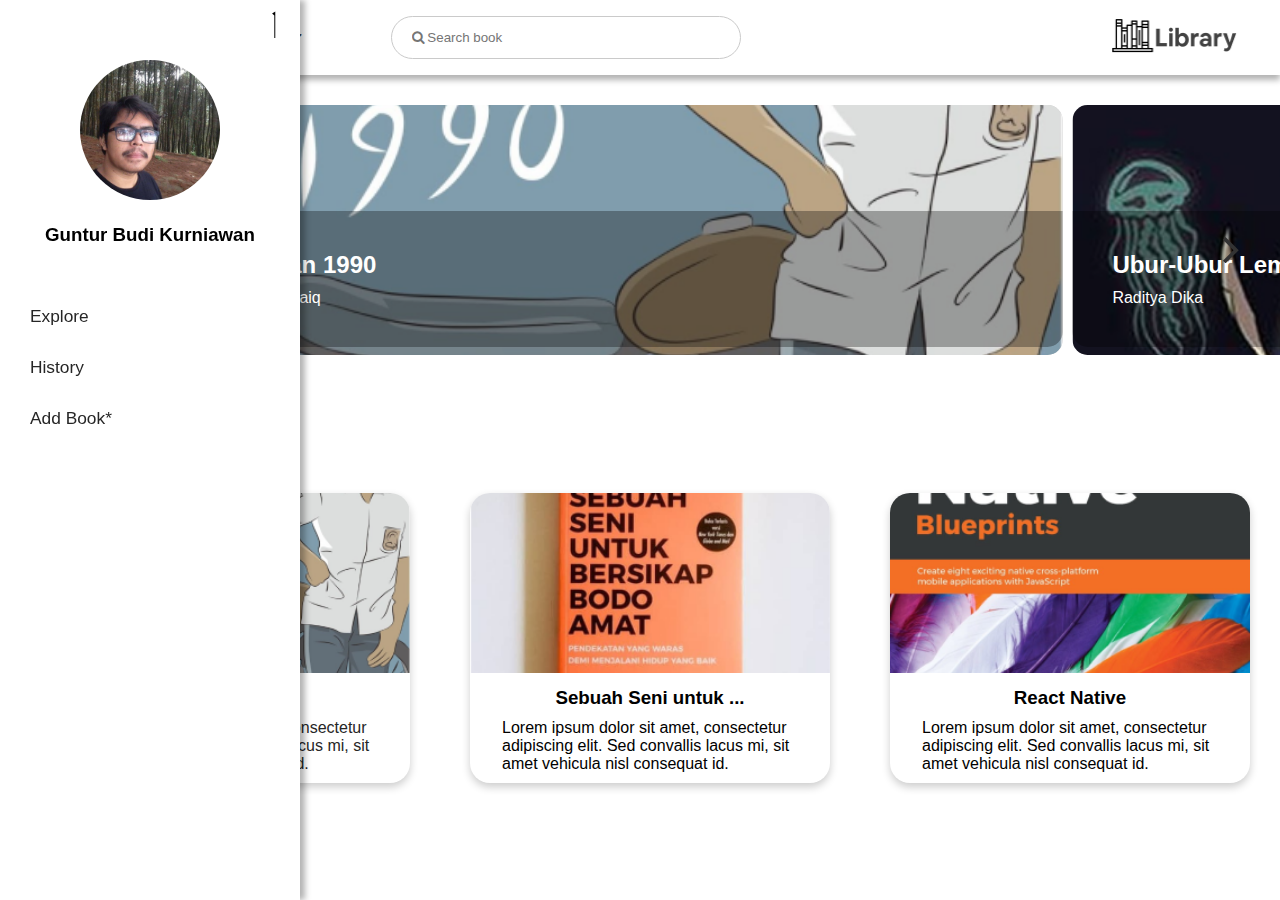
<file: index.html>
<!DOCTYPE html>
<html lang="en">
  <head>
    <meta charset="UTF-8" />
    <meta name="viewport" content="width=device-width, initial-scale=1.0" />
    <link rel="shortcut icon" href="./img/bookshelf.png" type="image/x-icon" />
    <!-- CSS -->
    <link rel="stylesheet" href="./css/index.css" />
    <link
      rel="stylesheet"
      href="https://cdnjs.cloudflare.com/ajax/libs/font-awesome/5.12.1/css/all.min.css"
      integrity="sha256-mmgLkCYLUQbXn0B1SRqzHar6dCnv9oZFPEC1g1cwlkk="
      crossorigin="anonymous"
    />
    <link
      href="https://cdnjs.cloudflare.com/ajax/libs/font-awesome/4.7.0/css/font-awesome.min.css"
      rel="stylesheet"
    />

    <title>Libraries</title>
  </head>

  <body>
    <!-- Aside Nav -->

    <aside id="mySidebar" class="aside-nav-container">
      <div class="menu-btn">
        <i onclick="return closeNav()" class="fas fa-times"></i>
      </div>
      <div class="profile-container">
        <img src="./img/gunturfb.jpg" width="100%" alt="profil.jpg" />
        <h3>Guntur Budi Kurniawan</h3>
      </div>
      <nav class="aside-nav">
        <ul>
          <li><a href="#">Explore</a></li>
          <li><a href="#">History</a></li>
          <li><a href="#" id="modalBtn" class="button">Add Book*</a></li>
        </ul>
      </nav>
    </aside>
    <div id="simpleModal" class="modal">
      <div class="modal-content">
        <span class="closeBtn">&times; </span>
        <h2>Add Data</h2>
        <div class="wrapper">
          <div class="content1">
            <h3>Url Images :</h3>
            <h3>Title :</h3>
            <h3>Description :</h3>
          </div>
          <div class="content2">
            <input type="text" placeholder="Url Images..." />
            <input type="text" placeholder="Title..." />
            <textarea
              name=""
              placeholder="Description..."
              id=""
              cols="30"
              rows="10"
            ></textarea>
          </div>
        </div>
        <button>Save</button>
      </div>
    </div>
    <!-- main container -->
    <div class="grid-container" id="main">
      <!-- Top Nav -->
      <div class="top-nav-container">
        <nav class="top-nav">
          <ul>
            <li id="openSidebar">
              <div class="topnav-btn">
                <i onclick="return openNav()" class="fas fa-bars"></i>
              </div>
            </li>
            <li>All Categories <i class="fa fa-caret-down"></i></li>
            <li>All Time <i class="fa fa-caret-down"></i></li>
            <li>
              <input
                style="font-family:Arial, FontAwesome"
                type="text"
                placeholder="&#xf002; Search book"
              />
            </li>
          </ul>

          <a href="#"
            ><img class=" logo" src="./img/logo.png" alt="logo.png"
          /></a>
        </nav>
      </div>

      <!-- Carousel Section -->

      <section class="carousel-container">
        <div
          class="card-carousel-wrapper js-flickity"
          data-flickity-options='{ "freeScroll": true, "wrapAround": true }'
        >
          <div class="carousel-card">
            <a href="detail-dilan.html" class="carousel-image-card">
              <img
                src="./img/carousel1.png"
                href="detail-dilan.html"
                alt="carousel img"
              />
            </a>
            <div class="carousel-text">
              <h2>Dilan 1990</h2>
              <p>Pidi Baiq</p>
            </div>
          </div>

          <div class="carousel-card">
            <a class="carousel-image-card">
              <img src="./img/carousel2.png" alt="carousel img" />
            </a>
            <div class="carousel-text">
              <h2>Ubur-Ubur Lembur</h2>
              <p>Raditya Dika</p>
            </div>
          </div>

          <div class="carousel-card">
            <a class="carousel-image-card">
              <img src="./img/carousel3.png" alt="carousel img" />
            </a>
            <div class="carousel-text">
              <h2>Laskar Pelangi</h2>
              <p>Andrea hirata</p>
            </div>
          </div>
        </div>
      </section>

      <!-- Book Lists -->
      <div class="content-title">
        <h2>Book Lists</h2>
      </div>

      <!-- Content Section -->
      <section class="content-container">
        <a href="detail-dilan.html" class="card-container">
          <img src="./img/buku1.png" alt="book-cover" />
          <div class="card-text-container">
            <h3>Dilan 1990</h3>
            <p>
              Lorem ipsum dolor sit amet, consectetur adipiscing elit. Sed
              convallis lacus mi, sit amet vehicula nisl consequat id.
            </p>
          </div>
        </a>
        <div class="card-container">
          <img src="./img/buku2.png" alt="book-cover" />
          <div class="card-text-container">
            <h3>Sebuah Seni untuk ...</h3>
            <p>
              Lorem ipsum dolor sit amet, consectetur adipiscing elit. Sed
              convallis lacus mi, sit amet vehicula nisl consequat id.
            </p>
          </div>
        </div>
        <div class="card-container">
          <img src="./img/buku3.png" alt="book-cover" />
          <div class="card-text-container">
            <h3>React Native</h3>
            <p>
              Lorem ipsum dolor sit amet, consectetur adipiscing elit. Sed
              convallis lacus mi, sit amet vehicula nisl consequat id.
            </p>
          </div>
        </div>
      </section>
    </div>

    <!-- script -->
    <script>
      //get modal element
      let modal = document.getElementById("simpleModal"); // content

      //get open modal button
      let modalBtn = document.getElementById("modalBtn"); // href

      // get close button
      let closeBtn = document.getElementsByClassName("closeBtn")[0];

      //listen for open click
      modalBtn.addEventListener("click", openModal);

      //listen for close click
      closeBtn.addEventListener("click", closeModal);

      //function to open modal
      function openModal() {
        modal.style.display = "block";
      }

      //function to close modal
      function closeModal() {
        modal.style.display = "none";
      }
    </script>
    <script src="./js/carousel.js"></script>
  </body>
</html>
</file>
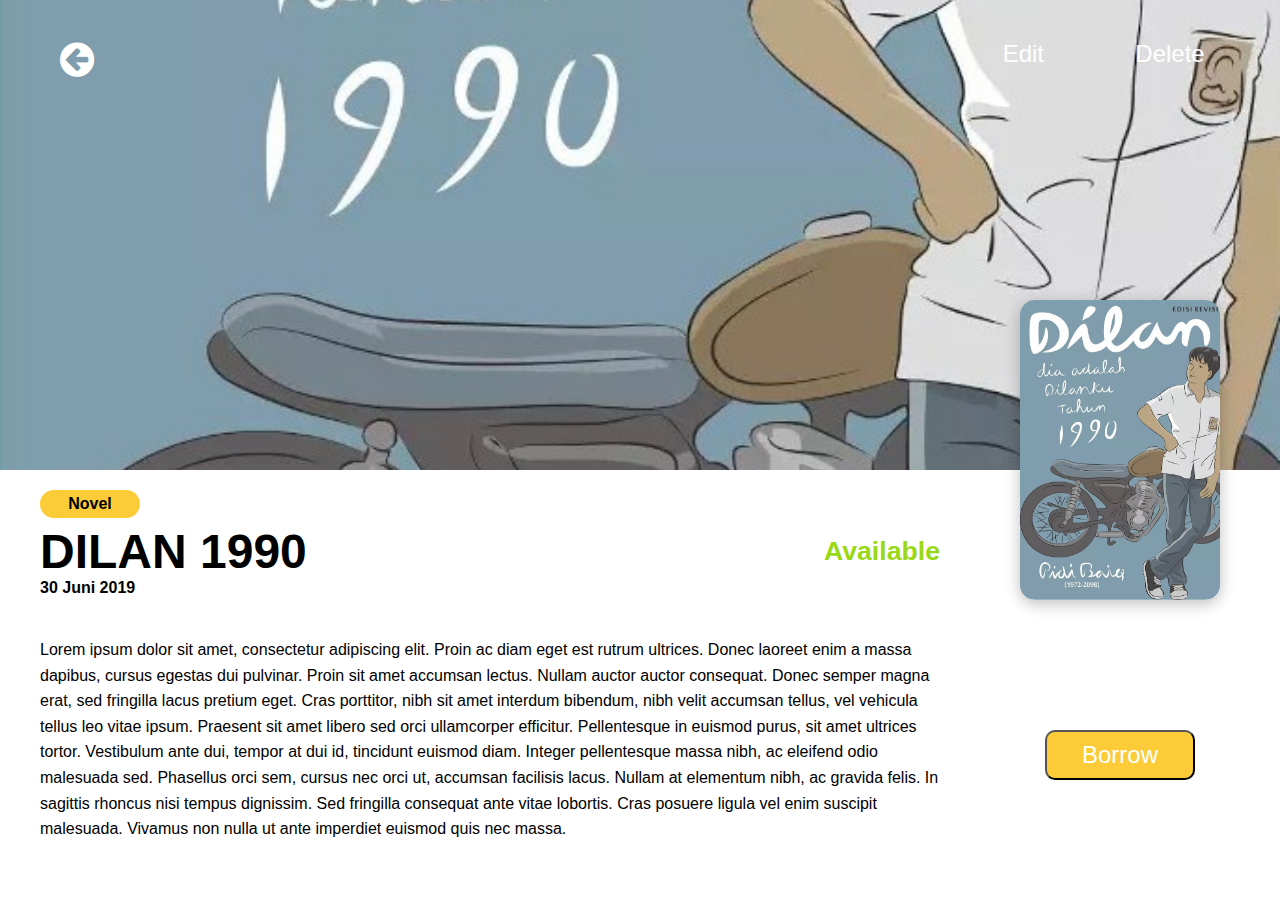
<file: detail-dilan.html>
<!DOCTYPE html>
<html lang="en">
  <head>
    <meta charset="UTF-8" />
    <meta name="viewport" content="width=device-width, initial-scale=1.0" />
    <link rel="shortcut icon" href="./img/dilan2.jpg" type="image/x-icon" />
    <title>Detail Dolan</title>
    <link
      rel="stylesheet"
      href="https://cdnjs.cloudflare.com/ajax/libs/font-awesome/5.12.1/css/all.min.css"
      integrity="sha256-mmgLkCYLUQbXn0B1SRqzHar6dCnv9oZFPEC1g1cwlkk="
      crossorigin="anonymous"
    />
    <link
      href="https://cdnjs.cloudflare.com/ajax/libs/font-awesome/4.7.0/css/font-awesome.min.css"
      rel="stylesheet"
    />
    <link rel="stylesheet" href="./css/detail.css" />
    <link rel="stylesheet" href="./css/edit-modal.css" />
    <link rel="stylesheet" href="./css/delete-modal.css" />
  </head>

  <body>
    <div class="grid-container">
      <!-- header -->
      <section class="cover-image-container">
        <img src="./img/dilan.jpg" alt="book-cover" />
        <nav class="top-navbar">
          <div class="back-button">
            <a href="index.html"><i class="fa fa-arrow-circle-left"></i></a>
          </div>
          <div class="menu-items">
            <ul>
              <li>
                <a
                  id="edit"
                  data-toggle="modal"
                  data-target="#exampleModalCenter"
                  >Edit</a
                >
              </li>
              <li>
                <a
                  id="delete"
                  data-toggle="modal"
                  data-target="#exampleModalCenter"
                  >Delete</a
                >
              </li>
            </ul>
          </div>
        </nav>
      </section>
      <!-- header -->

      <!-- content -->
      <div class="grid-templates-content">
        <section class="header-title-container">
          <div class="header-wrapper">
            <div class="genre-label">
              <div class="label-text">
                <p>Novel</p>
              </div>
            </div>
            <div class="main-header">
              <ul>
                <li>
                  <h1>Dilan 1990</h1>
                </li>
                <li>
                  <h3>Available</h3>
                </li>
              </ul>
            </div>
            <div class="date-header">
              <p>30 Juni 2019</p>
            </div>
          </div>
          <div class="content-wrapper">
            <main>
              <p>
                Lorem ipsum dolor sit amet, consectetur adipiscing elit. Proin
                ac diam eget est rutrum ultrices. Donec laoreet enim a massa
                dapibus, cursus egestas dui pulvinar. Proin sit amet accumsan
                lectus. Nullam auctor auctor consequat. Donec semper magna erat,
                sed fringilla lacus pretium eget. Cras porttitor, nibh sit amet
                interdum bibendum, nibh velit accumsan tellus, vel vehicula
                tellus leo vitae ipsum. Praesent sit amet libero sed orci
                ullamcorper efficitur. Pellentesque in euismod purus, sit amet
                ultrices tortor. Vestibulum ante dui, tempor at dui id,
                tincidunt euismod diam. Integer pellentesque massa nibh, ac
                eleifend odio malesuada sed. Phasellus orci sem, cursus nec orci
                ut, accumsan facilisis lacus. Nullam at elementum nibh, ac
                gravida felis. In sagittis rhoncus nisi tempus dignissim. Sed
                fringilla consequat ante vitae lobortis. Cras posuere ligula vel
                enim suscipit malesuada. Vivamus non nulla ut ante imperdiet
                euismod quis nec massa.
              </p>
            </main>
          </div>
        </section>

        <!-- <section class="book-content-container">
      </section> -->

        <section class="borrow-button-container">
          <aside class="aside-items">
            <div class="book-cover-img">
              <img src="./img/dilan.jpg" alt="book-cover.img" />
            </div>
            <div class="borrow-btn">
              <button>Borrow</button>
            </div>
          </aside>
        </section>
      </div>
      <!-- content -->
    </div>

    <!-- Modal -->
    <!-- Edit  Modal -->
    <div id="editModal" class="edit-modal">
      <!-- Edit Modal content -->
      <div class="edit-modal-content">
        <div class="edit-modal-header">
          <h1>Edit Data</h1>
          <span class="close">&times;</span>
        </div>
        <div class="edit-modal-body">
          <form action="" method="post">
            <div class="edit-form-items">
              <label for="">URL Image</label>
              <div class="input-text">
                <input type="text" name="" id="" placeholder="URL Image ..." />
              </div>
            </div>
            <div class="edit-form-items">
              <label for="">Title</label>
              <div class="input-text">
                <input type="text" name="" id="" placeholder="Title ..." />
              </div>
            </div>
            <div class="edit-form-items">
              <label for="">Description</label>
              <div class="input-text">
                <textarea
                  name=""
                  id=""
                  cols="30"
                  rows="8"
                  placeholder="Description ..."
                ></textarea>
              </div>
            </div>
            <div class="edit-modal-footer">
              <button>Save</button>
            </div>
          </form>
        </div>
      </div>
    </div>

    <!-- Delete  Modal -->
    <div id="deleteModal" class="delete-modal">
      <!-- DeleteModal content -->
      <div class="delete-modal-content">
        <div class="delete-modal-header">
          <span> </span>
          <span class="close">&times;</span>
        </div>
        <div class="delete-modal-body">
          <img src="./img/checked.png" alt="" srcset="" />
          <h2>Data <span>Dilan 1990</span> Berhasil Dihapus!</h2>
        </div>
      </div>
    </div>
    <!-- end of Modal -->
    <!-- script -->
    <script src="./js/edit-modal.js"></script>
    <script src="./js/delete-modal.js"></script>
  </body>
</html>
</file>
<file: css/index.css>
* {
  box-sizing: border-box;
  margin: 0;
  padding: 0;
}

body {
  height: 100%;
  font-family: "Segoe UI", Tahoma, Geneva, Verdana, sans-serif;
}

a {
  color: #262626;
  text-decoration: none;
}

ul {
  list-style: none;
}

.top-nav-container {
  grid-area: top-navbar;
  box-shadow: 0px 5px 6px rgba(0, 0, 0, 0.3);
  height: 100%;
  margin-left: 0;
}

.aside-nav-container {
  height: 100%;
  position: fixed;
  left: 0;
  top: 0;
  overflow-x: hidden;
  transition: 0.3s;
  /* grid-area: aside-nav; */
  box-shadow: 5px 0px 6px rgba(0, 0, 0, 0.3);
  background: #fff;
  z-index: 1;
}

.carousel-container {
  display: grid;
  grid-area: carousel-section;
  grid-template-columns: 1fr;

  /* background-color: black; */
}

.content-title {
  /* background-color: grey; */
  margin-top: 50px;
  /* padding-left: 40px;*/
  margin-left: 50px;
  grid-area: content-title;
}

.content-container {
  /* background-color: black; */
  display: grid;
  grid-template-columns: repeat(3, 1fr);
  margin-left: 20px;
  padding-bottom: 80px;
  grid-area: content-section;
}

.grid-container {
  display: grid;
  grid-template-areas:
    "top-navbar "
    "carousel-section "
    "content-title "
    "content-section ";
}

/* Top Navigation */
.top-nav {
  display: flex;
  align-items: center;
  justify-content: space-between;
  padding: 16px 0;
  font-size: 13px;
  /* cursor: pointer; */
}

.top-nav .logo {
  display: flex;
  width: 130px;
  margin-right: 40px;
}

.top-nav ul {
  align-items: center;
  display: flex;
}

.top-nav ul li {
  color: #424242;
  margin-left: 10px;
  font-size: 13pt;
  padding: 0 10px;
}

/* .top-nav ul li:nth-child(1) {
  display: none;
} */

.top-nav ul li .topnav-btn i {
  font-size: 26px;
}

.top-nav ul li i {
  font-size: 20px;
  cursor: pointer;
}

.top-nav ul li input {
  background: #fff;
  margin-left: 60px;
  padding: 0 20px;
  border: 1px solid #cacaca;
  width: 350px;
  height: 43px;
  border-radius: 35px;
}

/* Aside Navigation */
.profile-container {
  text-align: center;
  margin: 60px auto;
}

.profile-container img {
  width: 140px;
  height: 140px;
  border-radius: 70%;
}

.profile-container h3 {
  margin-top: 20px;
}

.aside-nav {
  width: 300px;
  display: block;
}

.aside-nav ul li {
  margin: 20px 0px 30px 30px;
  text-align: left;
  font-size: 13pt;
  font-weight: 520;
}

.aside-nav ul li a:hover {
  cursor: pointer;
  padding-bottom: 4px;
  border-bottom: 2px solid #ccc;
}

.menu-btn {
  cursor: pointer;
  position: absolute;
  top: 0;
  right: 25px;
  font-size: 36px;
  margin-left: 50px;
}

.menu-btn i {
  font-size: 18pt;
}

/* carousel container */

/* test */

.card-carousel-wrapper {
  margin-top: 30px;
  margin-bottom: 30px;
  /* background: rgb(7, 62, 214); */
}

.carousel-card {
  border-radius: 15px;
  width: 66%;
  height: 250px;

  margin-right: 10px;
  background: #ccc;
  counter-increment: carousel-card;
}

/* test */

/* .carousel-card {
  margin: 30px;
  box-shadow: 0 4px 8px 0 rgba(0, 0, 0, 0.2);
  transition: 0.3s;
  height: 100px;
  width: 280px;
  border-radius: 20px;
}

.carousel-image-card img {
  height: 180px;
  object-fit: cover;
  width: 100%;
  border-radius: 15px;
}

*/

.carousel-image-card img {
  height: 250px;
  object-fit: cover;
  width: 100%;
  border-radius: 15px;
  position: relative;
  /* z-index: 0; */
}

.carousel-text {
  width: 100%;
  position: absolute;
  top: 106px;
  color: white;
  background: rgba(0, 0, 0, 0.3);
  padding: 40px;
  border-radius: 0px 0px 15px 15px;
}

.carousel-text p {
  margin-top: 10px;
}
/* Content Section */

.card-container {
  margin: 30px;
  box-shadow: 0 4px 8px 0 rgba(0, 0, 0, 0.2);
  transition: 0.3s;
  width: auto;
  border-radius: 20px;
}

.card-container img {
  height: 180px;
  object-fit: cover;
  width: 100%;
  border-radius: 20px 20px 0px 0px;
}

.card-container:hover {
  box-shadow: 0 8px 16px 0 rgba(0, 0, 0, 0.2);
}

.card-text-container {
  padding: 10px 32px;
}

.card-text-container h3 {
  text-align: center;
  margin-bottom: 10px;
}

/* media 700px */
@media screen and (max-width: 1200px) {
  /* content title */
  .content-title {
    /* background-color: grey; */
    margin-top: 10px;
    margin-left: 0;
    grid-area: content-title;
  }

  .content-title h2 {
    text-align: center;
  }

  /* content-section */
  .content-container {
    display: grid;
    grid-template-columns: 1fr;
    margin: 0 auto;
    padding-bottom: 80px;
    grid-area: content-section;
  }

  /* top-navbar */
  .top-nav-container {
    /* display: none; */
    width: auto;
    grid-area: top-navbar;
    box-shadow: 0px 5px 6px rgba(0, 0, 0, 0.3);
    height: 100%;
    /* margin-left: 0; */
  }

  .top-nav {
    display: flex;
    flex-wrap: wrap;
    flex-direction: row;
    align-items: center;
    justify-content: space-between;
    padding: 16px 0;
    font-size: 13px;
    /* cursor: pointer; */
  }

  .top-nav .logo {
    /* flex-direction: column;
    display: flex; */
    display: none;
    width: 130px;
    /* margin-right: 40px; */
  }

  .top-nav ul {
    /* margin-left: 60px; */
    margin: 0 auto;
    /* flex-direction: column; */
    flex-wrap: wrap;
    align-items: center;
    display: flex;
  }

  .top-nav ul li {
    color: #424242;
    margin: 0 auto;
    font-size: 13pt;
    padding: 0 10px;
  }

  .top-nav ul li:nth-child(1) {
    display: flex;
    position: absolute;
    left: 15px;
  }

  .top-nav ul li i {
    font-size: 20px;
    cursor: pointer;
  }

  .top-nav ul li input {
    /* display: none; */
    background: #fff;
    margin: 0;
    padding: 0 20px;
    width: auto;
    border: 1px solid #cacaca;
    height: 30px;
    border-radius: 35px;
  }

  /* aside-navbar */
  .aside-nav-container {
    height: 100%;
    width: 0;
    position: relative;
    left: 0;
    top: 0;
    overflow-x: hidden;
    transition: 0.3s;
    box-shadow: none;
    background: #fff;
    z-index: 5;
  }

  .menu-btn {
    cursor: pointer;
    position: absolute;
    top: 0;
    right: 25px;
    font-size: 36px;
    margin-left: 50px;
  }

  .menu-btn i {
    font-size: 18pt;
  }

  /* carousel-section */
  .carousel-container {
    /* display: none; */
    grid-area: carousel-section;
    grid-template-columns: 1fr;
  }

  /* aside-navbar */
  .aside-nav-container {
    height: 100%;
    width: 0;
    position: fixed;
    left: 0;
    top: 0;
    overflow-x: hidden;
    transition: 0.3s;
    box-shadow: none;
    background: #fff;
    z-index: 1;
  }

  .aside-nav ul li {
    margin: 20px 0px 30px 90px;
    text-align: left;
    font-size: 13pt;
    font-weight: 520;
  }

  /* grid-container */
  .grid-container {
    display: grid;
    grid-template-areas:
      "top-navbar"
      "carousel-section"
      "content-title"
      "content-section";
  }
}

@media screen and (max-width: 660px) {
  .top-nav ul {
    /* margin-left: 60px; */
    margin-left: 60px;
    /* flex-direction: column; */
    flex-wrap: wrap;
    align-items: center;
    display: flex;
  }
}

@media screen and (max-width: 550px) {
  .top-nav ul {
    /* margin-left: 60px; */
    margin-left: 90px;
    /* flex-direction: column; */
    flex-wrap: wrap;
    align-items: center;
    display: flex;
  }
  .top-nav ul li input {
    display: flex;
    width: 100px;
  }
}

@media screen and (max-width: 480px) {
  .top-nav ul {
    /* margin-left: 60px; */
    margin-left: 80px;
    /* flex-direction: column; */
    flex-wrap: wrap;
    align-items: center;
    display: flex;
  }
  .top-nav ul li input {
    display: none;
  }

  .carousel-text {
    width: 100%;
    position: absolute;
    top: 121px;
    color: white;
    background: rgba(0, 0, 0, 0.3);
    padding: 40px;
    border-radius: 0px 0px 15px 15px;
  }

  .carousel-text h2 {
    font-size: 14pt;
  }

  .carousel-text p {
    margin-top: 10px;
    font-size: 11pt;
  }
}

/*! Flickity v2.2.1
https://flickity.metafizzy.co
---------------------------------------------- */
.flickity-enabled {
  position: relative;
}
.flickity-enabled:focus {
  outline: 0;
}
.flickity-viewport {
  overflow: hidden;
  position: relative;
  height: 100%;
}
.flickity-slider {
  position: absolute;
  width: 100%;
  height: 100%;
}
.flickity-enabled.is-draggable {
  -webkit-tap-highlight-color: transparent;
  -webkit-user-select: none;
  -moz-user-select: none;
  -ms-user-select: none;
  user-select: none;
}
.flickity-enabled.is-draggable .flickity-viewport {
  cursor: move;
  cursor: -webkit-grab;
  cursor: grab;
}
.flickity-enabled.is-draggable .flickity-viewport.is-pointer-down {
  cursor: -webkit-grabbing;
  cursor: grabbing;
}
.flickity-button {
  position: absolute;
  background: hsla(0, 0%, 100%, 0.75);
  border: none;
  color: #333;
}
.flickity-button:hover {
  background: #fff;
  cursor: pointer;
}
.flickity-button:focus {
  outline: 0;
  box-shadow: 0 0 0 5px #ccc;
}
.flickity-button:active {
  opacity: 0.6;
}
.flickity-button:disabled {
  opacity: 0.3;
  cursor: auto;
  pointer-events: none;
}
.flickity-button-icon {
  fill: currentColor;
  margin-top: -130px;
}
.flickity-prev-next-button {
  margin-right: 20px;
  top: 50%;
  width: 44px;
  height: 44px;
  border-radius: 50%;
  transform: translateY(-50%);
}
.flickity-prev-next-button.previous {
  /* left: 10px; */
  margin-left: 40px;
}
.flickity-prev-next-button.next {
  right: 10px;
}
.flickity-rtl .flickity-prev-next-button.previous {
  left: auto;
  right: 10px;
}
.flickity-rtl .flickity-prev-next-button.next {
  right: auto;
  left: 10px;
}
.flickity-prev-next-button .flickity-button-icon {
  position: absolute;
  left: 20%;
  top: 20%;
  width: 60%;
  height: 60%;
}
.flickity-page-dots {
  position: absolute;
  width: 100%;
  bottom: -25px;
  padding: 0;
  margin: 0;
  list-style: none;
  text-align: center;
  line-height: 1;
  display: none;
}

@media screen and (max-width: 700px) {
  .flickity-prev-next-button {
    margin-right: 0px;
    top: 50%;
    width: 44px;
    height: 44px;
    border-radius: 50%;
    transform: translateY(-50%);
  }
  .flickity-prev-next-button.previous {
    left: -25px;
    /* margin-left: 40px; */
  }
}
.modal-content button {
  float: right;
  width: 204px;
  height: 40px;
  margin-bottom: 120px;
  background: #fbcc38;
  border-radius: 15px;
}
button {
  margin-top: 150px;
}
.test {
  float: right;
  width: 1150px;
}
.button:hover {
  color: orangered;
}
.modal {
  display: none;
  position: fixed;
  z-index: 1;
  left: 0;
  top: 0;
  height: 100%;
  width: 100%;
  overflow: auto;
  background-color: rgba(0, 0, 0, 0.5);
}
.modal-content {
  background-color: #f4f4f4;
  margin: 20% auto;
  height: 50%;
  padding: 20px;
  width: 70%;
  box-shadow: 0 5px 8px 0 rgba(0, 0, 0, 0.2), 0 7px 20px 0 rgba(0, 0, 0, 0.17);
}
.closeBtn {
  float: right;
  color: #ccc;
  font-size: 30px;
}
.closeBtn:hover,
.closeBtn:focus {
  color: red;
  text-decoration: none;
  cursor: pointer;
}
.wrapper {
  margin-top: 50px;
  display: grid;
  grid-template-columns: 20% 80%;
}
.content1 {
  display: grid;
  grid-template-rows: 30% 30% 30%;
}
.content2 {
  display: grid;
  width: 900px;
  grid-template-rows: 30% 30% 30%;
}
.content1 h3 {
  margin-top: 40px;
  margin-left: 80px;
}
.content2 input {
  margin-top: 10px;
  border-radius: 10px;
  border: 1px solid rgba(0, 0, 0, 0.5);
}
.content2 textarea {
  margin-top: 15px;
  height: 90px;
  border-radius: 10px;
  border: 1px solid rgba(0, 0, 0, 0.5);
}
</file>
<file: css/detail.css>
* {
  box-sizing: border-box;
  margin: 0;
  padding: 0;
}

body {
  height: 100%;
  font-family: "Segoe UI", Tahoma, Geneva, Verdana, sans-serif;
}

a {
  color: #262626;
  text-decoration: none;
}

ul {
  list-style: none;
}

.grid-container {
  display: grid;
  grid-template-areas: "cover-image cover-image ";
}

.grid-templates-content {
  display: grid;
  grid-template-columns: 75% 25%;
}

/* cover-image-container  */
.cover-image-container {
  /* background-color: #0092C7; */
  grid-area: cover-image;
  height: 470px;
}

.cover-image-container img {
  width: 100%;
  height: 100%;
  object-fit: cover;
}

/* navbar */
.top-navbar {
  display: inline-block;
}

.top-navbar .back-button {
  position: absolute;
  top: 20px;
  left: 20px;
  /* background-color: black; */

  padding-left: 20px;
  padding-right: 20px;
}

.top-navbar .back-button a i {
  color: white;
  font-size: 30pt;
  margin: 20px;
}

.top-navbar .menu-items {
  font-size: 18pt;
  position: absolute;
  top: 20px;
  right: 20px;
  /* background-color: black; */
  padding-left: 20px;
  padding-right: 20px;
}

.top-navbar .menu-items ul li {
  margin: 20px;
  display: inline-block;
  width: 100px;
  text-align: center;
}

.top-navbar .menu-items ul li a {
  color: white;
}

.top-navbar .menu-items ul li:hover {
  background: rgba(0, 0, 0, 0.25);
  border-radius: 15px;
}

.top-navbar .menu-items ul li a:hover {
  text-decoration: none !important;

  cursor: pointer;
}

/* end of navbar */

/* end of cover-image-container */

/* header-title-container */

.header-wrapper {
  padding: 20px;
  margin-left: 20px;
}

.label-text {
  display: flex;
  flex-wrap: wrap;
}

.genre-label .label-text p {
  margin-right: 6px;
  margin-bottom: 6px;
  text-align: center;
  width: 100px;
  padding: 5px;
  font-weight: bold;
  background-color: #fbcc38;
  border-radius: 15px;
}

.main-header ul {
  display: flex;
  flex-wrap: wrap;
  justify-content: space-between;
  align-items: center;
}

.main-header ul li h1 {
  font-size: 36pt;
  text-transform: uppercase;
}

.main-header ul li h3 {
  font-size: 20pt;
  color: #99d815;
}

.date-header p {
  font-size: 12pt;
  font-weight: bold;
}

/* end of header-title-container */

/* book-content-container */
/* .book-content-container {
    background-color: #0A5C9A;
    grid-area: book-content;
} */

.content-wrapper {
  padding: 20px;
  margin-left: 20px;
}

.content-wrapper main p {
  font-size: 12pt;
  line-height: 1.6;
}

/* end of book-content-container */

/* borrow-button-container */
/* .borrow-button-container {
    background-color: #85D1C4;
} */

/* .aside-items {
    display: block;
}*/

.book-cover-img {
  width: 200px;
  height: 300px;
  margin: -170px auto;
}

.book-cover-img img {
  border-radius: 15px;
  box-shadow: 0px 4px 15px rgba(0, 0, 0, 0.25);
  width: 100%;
  height: 100%;
  object-fit: cover;
}

.borrow-btn {
  margin-top: 300px;
  text-align: center;
}

.borrow-btn button {
  height: 50px;
  width: 150px;
  /* box-shadow: 0px 4px 2px rgba(0, 0, 0, 0.25); */
  border-radius: 10px;
  background-color: #fbcc38;
  font-size: 18pt;
  color: white;
}

/* end of borrow-button-container */

@media screen and (max-width: 1000px) {
  .grid-templates-content {
    display: grid;
    grid-template-columns: 1fr;
  }

  .book-cover-img {
    width: 200px;
    height: 300px;
    margin: 0 auto;
  }

  .book-cover-img img {
    border-radius: 15px;
    box-shadow: 0px 4px 15px rgba(0, 0, 0, 0.25);
    width: 100%;
    height: 100%;
    object-fit: cover;
  }

  .borrow-btn {
    margin: 15px 40px;
    text-align: center;
  }

  .borrow-btn button {
    height: 50px;
    width: 100%;
    /* box-shadow: 0px 4px 2px rgba(0, 0, 0, 0.25); */
    border-radius: 10px;
    background-color: #fbcc38;
    font-size: 18pt;
    color: white;
  }
}

@media screen and (max-width: 500px) {
  .top-navbar .back-button {
    position: absolute;
    top: 20px;
    left: 0px;
    /* background-color: black; */

    padding-left: 20px;
    padding-right: 20px;
  }

  .top-navbar .back-button a i {
    color: white;
    font-size: 30pt;
    margin: 20px;
  }

  .top-navbar .menu-items {
    font-size: 18pt;
    position: absolute;
    top: 20px;
    right: 20px;
    /* background-color: black; */
    padding: 0;
  }

  .top-navbar .menu-items ul li {
    /* padding-top: 10px; */
    margin: 25px 0px;
    display: inline-block;
    width: 100px;
    text-align: center;
  }
}
</file>
<file: css/edit-modal.css>
/* The Modal (background) */
.edit-modal {
  display: none;
  /* Hidden by default */
  position: fixed;
  /* Stay in place */
  z-index: 1;
  /* Sit on top */
  padding-top: 100px;
  /* Location of the box */
  left: 0;
  top: 0;
  width: 100%;
  /* Full width */
  height: 100%;
  /* Full height */
  overflow: auto;
  /* Enable scroll if needed */
  background-color: rgb(0, 0, 0);
  /* Fallback color */
  background-color: rgba(0, 0, 0, 0.4);
  /* Black w/ opacity */
}

/* Modal Content */
.edit-modal-content {
  position: relative;
  background-color: #fefefe;
  margin: -55px auto;
  padding: 30px;
  /* border: 1px solid #888; */
  border-radius: 20px;
  width: 60%;
  height: 100%;
  box-shadow: 0 4px 8px 0 rgba(0, 0, 0, 0.2), 0 6px 20px 0 rgba(0, 0, 0, 0.19);
  /* -webkit-animation-name: animatetop;
    -webkit-animation-duration: 0.4s;
    animation-name: animatetop;
    animation-duration: 0.4s */
}

.edit-modal-header {
  display: flex;
  justify-content: space-between;
  align-items: center;
  margin-bottom: 30px;
}

.edit-modal-header .close {
  font-size: 40pt;
  color: red;
}

.edit-modal-header .close:hover {
  cursor: pointer;
}

.edit-modal-body form {
  padding-left: 0px;
}

.edit-form-items {
  display: flex;
  align-items: center;
  flex-wrap: wrap;
  justify-content: space-between;
  margin-bottom: 20px;
  /* width: 100%; */
}

.edit-form-items label {
  /* margin-left: -95px; */
  font-size: 16pt;
  line-height: 1.6;
}

.input-text {
  width: 80%;
  height: 60px;
}

.input-text input {
  padding-left: 20px;
  width: 100%;
  height: 100%;
  border-radius: 10px;
  border: 1px solid rgba(0, 0, 0, 0.5);
  font-size: 14pt;
}

.input-text textarea {
  padding-top: 20px;
  padding-left: 20px;
  width: 100%;
  font-size: 14pt;
  border-radius: 10px;
  border: 1px solid rgba(0, 0, 0, 0.5);
  font-family: "Segoe UI", Tahoma, Geneva, Verdana, sans-serif;
}

.input-text input:focus {
  outline: none;
}

.input-text textarea:focus {
  outline: none;
}

.edit-modal-footer {
  height: 55px;
  margin-top: 180px;

  text-align: right;
}

.edit-modal-footer button {
  height: 100%;
  width: 140px;
  padding: 10px;
  background: #f4cf5d;
  border-radius: 15px;
  font-size: 20pt;
  color: white;
}

.edit-modal-footer button:hover {
  background: rgb(190, 162, 75);
  cursor: pointer;
  /* box-shadow: 0 4px 8px 0 rgba(0, 0, 0, 0.2), 0 6px 20px 0 rgba(0, 0, 0, 0.19); */
}
</file>
<file: css/delete-modal.css>
/* The Modal (background) */
.delete-modal {
  display: none;
  /* Hidden by default */
  position: fixed;
  /* Stay in place */
  z-index: 1;
  /* Sit on top */
  padding-top: 100px;
  /* Location of the box */
  left: 0;
  top: 0;
  width: 100%;
  /* Full width */
  height: 100%;
  /* Full height */
  overflow: auto;
  /* Enable scroll if needed */
  background-color: rgb(0, 0, 0);
  /* Fallback color */
  background-color: rgba(0, 0, 0, 0.4);
  /* Black w/ opacity */
}

/* Modal Content */
.delete-modal-content {
  position: relative;
  background-color: #fefefe;
  margin: -55px auto;
  padding: 30px;
  /* border: 1px solid #888; */
  border-radius: 20px;
  width: 70%;
  height: 55%;
  box-shadow: 0 4px 8px 0 rgba(0, 0, 0, 0.2), 0 6px 20px 0 rgba(0, 0, 0, 0.19);
  /* -webkit-animation-name: animatetop;
    -webkit-animation-duration: 0.4s;
    animation-name: animatetop;
    animation-duration: 0.4s */
}

.delete-modal-header {
  display: flex;
  justify-content: space-between;
  align-items: center;
  margin-bottom: 20px;
}

.delete-modal-header .close {
  font-size: 40pt;
  color: red;
}

.delete-modal-header .close:hover {
  cursor: pointer;
}

.delete-modal-body {
  margin: 80px auto;
  text-align: center;
}

.delete-modal-body img {
  margin-bottom: 20px;
}

.delete-modal-body h2 {
  font-weight: lighter;
  font-size: 26pt;
}

.delete-modal-body h2 span {
  font-weight: bold;
}

@media screen and (max-width: 400px) {
  .delete-modal-body {
    margin: 60px auto;
    text-align: center;
  }

  .delete-modal-header .close {
    font-size: 30pt;
    color: red;
  }

  .delete-modal-body h2 {
    font-weight: lighter;
    font-size: 13pt;
  }
}
</file>
